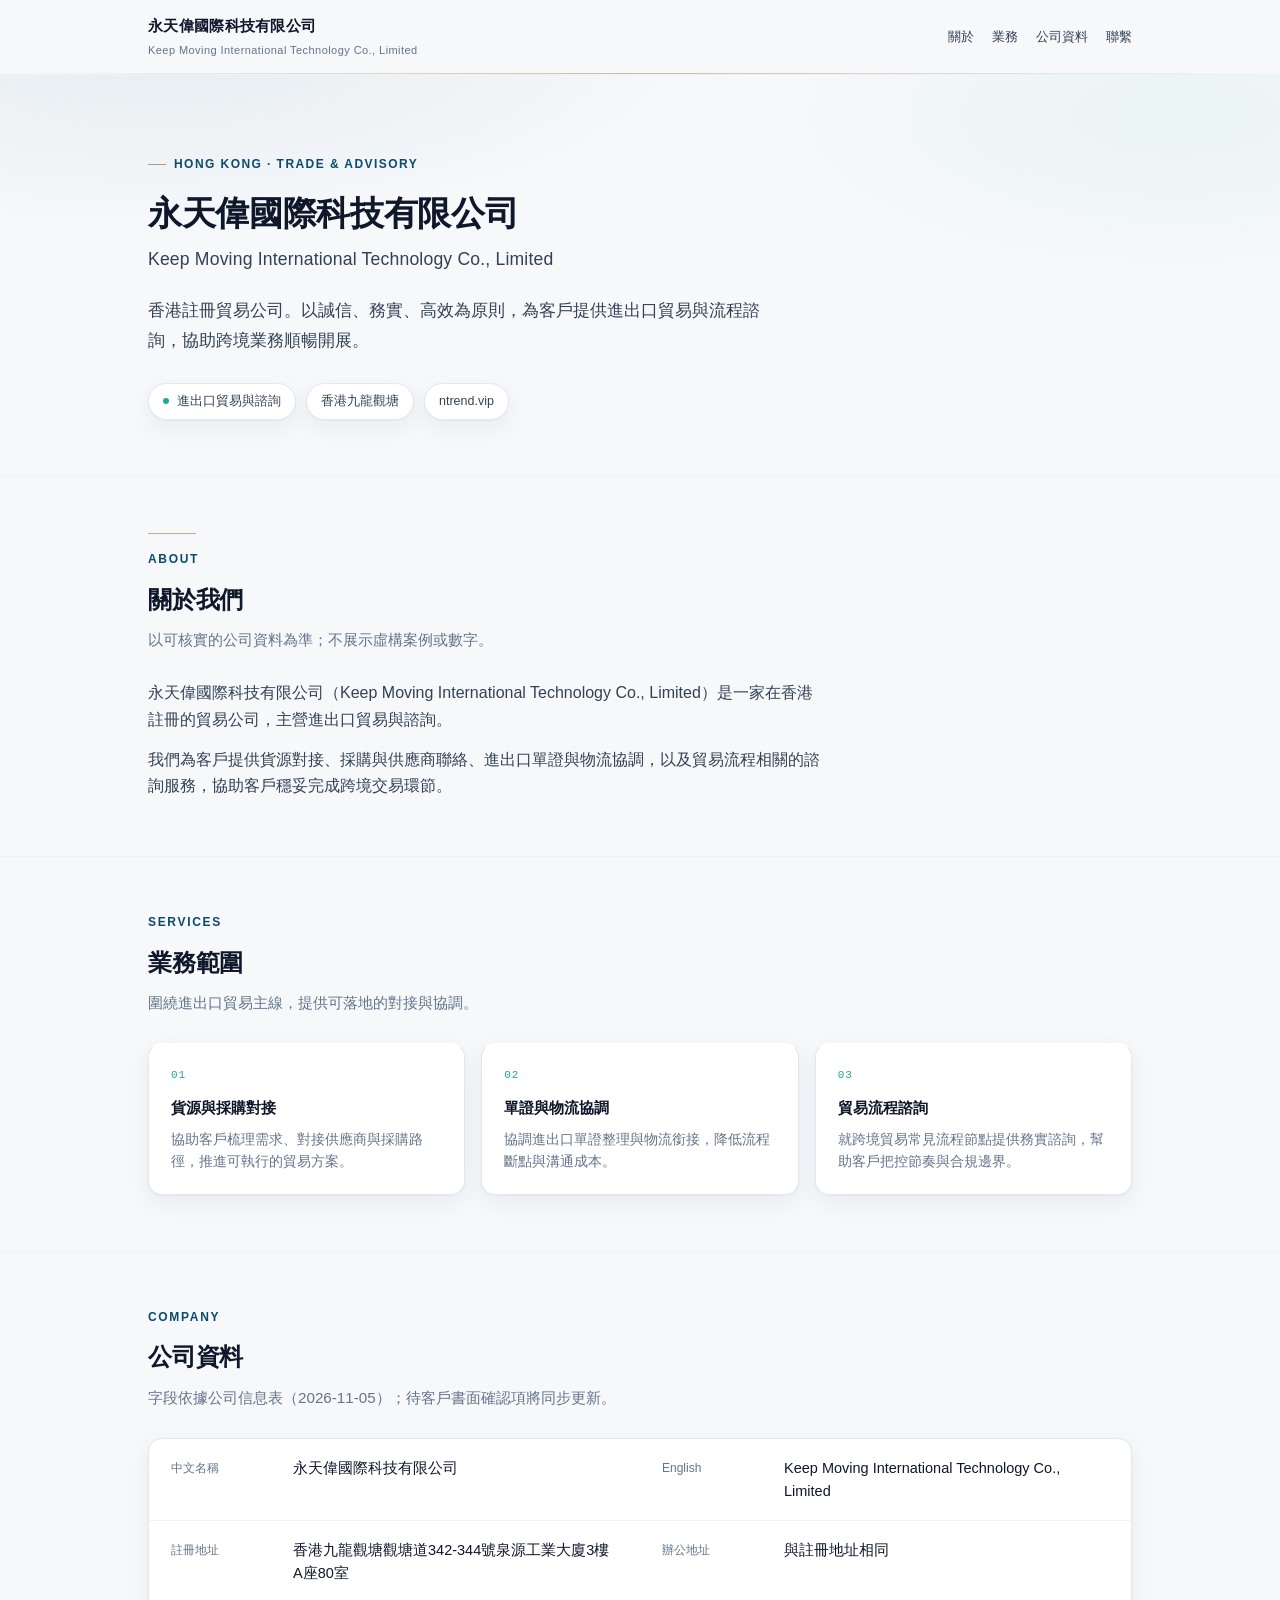
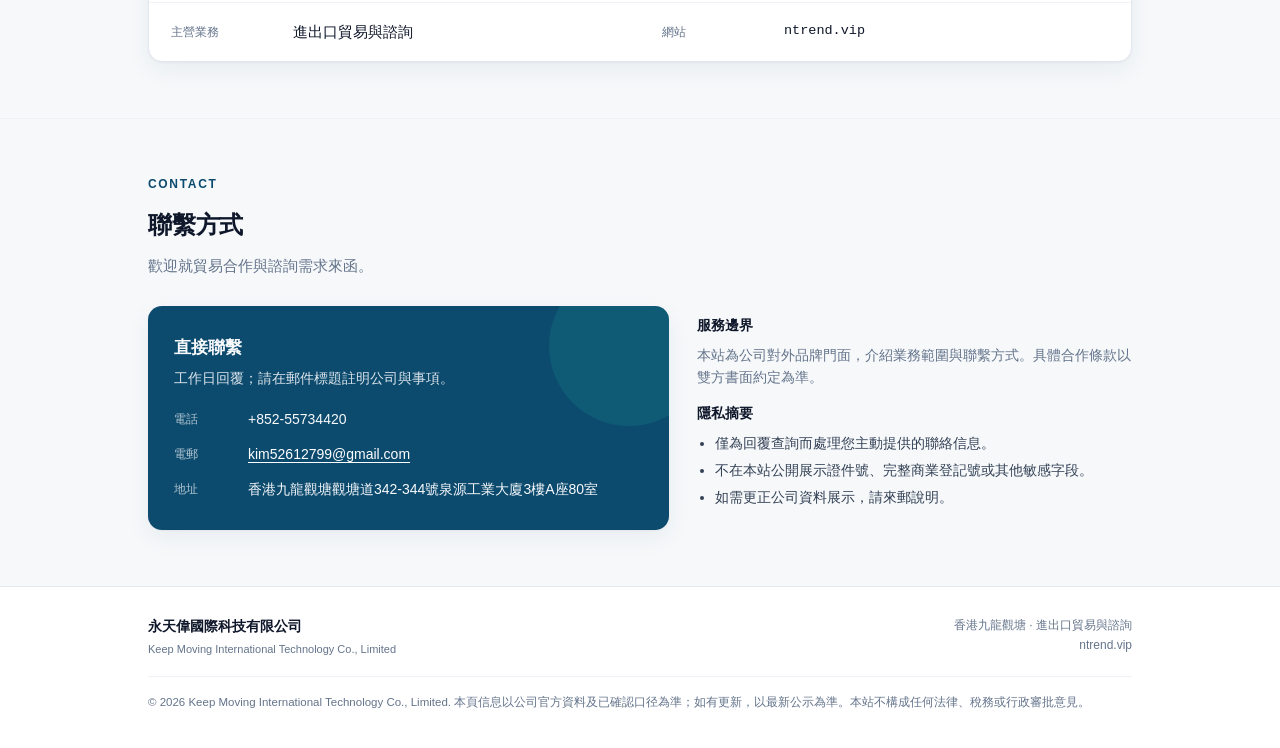
<file: index.html>
<!DOCTYPE html>
<html lang="zh-Hant" data-skin="light">
<head>
<meta charset="utf-8"/>
<meta name="viewport" content="width=device-width, initial-scale=1"/>
<meta name="description" content="永天偉國際科技有限公司｜Keep Moving International Technology Co., Limited — 香港註冊，進出口貿易與諮詢。"/>
<title>永天偉國際科技有限公司｜Keep Moving International Technology Co., Limited</title>
<link rel="stylesheet" href="assets/tokens.css"/>
<style>
  *{box-sizing:border-box}
  html{scroll-behavior:auto}
  body{
    margin:0;color:var(--ink);background:var(--bg);
    font-family:var(--font);line-height:1.65;
    font-size:16px;-webkit-font-smoothing:antialiased;
  }
  a{color:var(--brand-mid);text-decoration:none}
  a:hover{color:var(--brand);text-decoration:underline}
  .wrap{max-width:1040px;margin:0 auto;padding:0 28px}
  @media (max-width:480px){.wrap{padding:0 18px}}

  /* —— Top nav —— */
  .nav{
    position:sticky;top:0;z-index:10;
    background:rgba(246,248,250,0.92);
    backdrop-filter:blur(12px);-webkit-backdrop-filter:blur(12px);
    border-bottom:1px solid var(--line-soft);
  }
  .nav-inner{
    display:flex;align-items:center;justify-content:space-between;
    gap:16px;padding:14px 0;flex-wrap:wrap;
  }
  .nav-brand{display:flex;flex-direction:column;gap:2px;min-width:0}
  .nav-brand .zh{font-size:15px;font-weight:650;color:var(--ink);letter-spacing:0.02em}
  .nav-brand .en{font-size:11px;color:var(--muted);letter-spacing:0.04em;white-space:nowrap;overflow:hidden;text-overflow:ellipsis;max-width:min(520px,70vw)}
  .nav-links{display:flex;gap:4px 18px;flex-wrap:wrap;font-size:13px}
  .nav-links a{color:var(--ink-soft);text-decoration:none}
  .nav-links a:hover{color:var(--brand)}
  .nav-accent{
    width:100%;height:var(--gold-weight);
    background:linear-gradient(90deg, transparent, var(--gold-line), transparent);
  }

  /* —— Hero —— */
  .hero{
    padding:72px 0 56px;
    border-bottom:1px solid var(--line-soft);
    background:
      radial-gradient(900px 320px at 12% -10%, rgba(12,74,110,0.07), transparent 60%),
      radial-gradient(700px 280px at 92% 10%, rgba(31,168,154,0.06), transparent 55%),
      var(--bg);
  }
  .hero-kicker{
    display:inline-flex;align-items:center;gap:8px;
    font-size:12px;letter-spacing:0.12em;text-transform:uppercase;
    color:var(--brand);font-weight:600;margin:0 0 18px;
  }
  .hero-kicker::before{
    content:"";width:18px;height:1px;background:var(--gold);opacity:.85;
  }
  .hero h1{
    margin:0 0 10px;font-size:clamp(1.55rem, 2.8vw, 2.15rem);
    font-weight:700;letter-spacing:-0.01em;line-height:1.25;color:var(--ink);
  }
  .hero .en-name{
    margin:0 0 22px;font-size:clamp(0.95rem, 1.6vw, 1.1rem);
    color:var(--ink-soft);font-weight:500;letter-spacing:0.01em;
  }
  .hero-lead{
    margin:0;max-width:640px;font-size:1.05rem;color:var(--ink-soft);line-height:1.75;
  }
  .hero-meta{
    margin-top:28px;display:flex;flex-wrap:wrap;gap:10px;
  }
  .chip{
    display:inline-flex;align-items:center;gap:8px;
    padding:7px 14px;border-radius:999px;font-size:12.5px;
    background:var(--surface);border:1px solid var(--line);color:var(--ink-soft);
    box-shadow:var(--shadow-soft);
  }
  .chip .dot{width:6px;height:6px;border-radius:50%;background:var(--accent)}

  /* —— Sections —— */
  section.block{padding:56px 0}
  section.block + section.block{border-top:1px solid var(--line-soft)}
  .sec-label{
    font-size:12px;letter-spacing:0.14em;text-transform:uppercase;
    color:var(--brand);font-weight:600;margin:0 0 10px;
  }
  .sec-title{
    margin:0 0 8px;font-size:clamp(1.25rem, 2vw, 1.5rem);
    font-weight:650;color:var(--ink);letter-spacing:-0.01em;
  }
  .sec-lead{margin:0 0 28px;max-width:620px;color:var(--muted);font-size:0.95rem}

  .prose{max-width:680px;color:var(--ink-soft);font-size:1rem}
  .prose p{margin:0 0 14px}
  .prose p:last-child{margin-bottom:0}

  /* Service cards */
  .svc-grid{
    display:grid;grid-template-columns:repeat(3,1fr);gap:16px;
  }
  @media (max-width:820px){.svc-grid{grid-template-columns:1fr}}
  .svc{
    background:var(--surface);border:1px solid var(--line);
    border-radius:var(--radius);padding:22px 22px 20px;
    box-shadow:var(--shadow-soft);
    border-top:var(--gold-weight) solid transparent;
  }
  .svc:hover{border-top-color:var(--gold-line)}
  .svc h3{margin:0 0 8px;font-size:15px;font-weight:650;color:var(--ink)}
  .svc p{margin:0;font-size:13.5px;color:var(--muted);line-height:1.65}
  .svc .num{
    font-family:var(--mono);font-size:11px;color:var(--accent);
    letter-spacing:0.08em;margin-bottom:12px;
  }

  /* Facts */
  .facts{
    display:grid;grid-template-columns:1fr 1fr;gap:0;
    background:var(--surface);border:1px solid var(--line);
    border-radius:var(--radius);overflow:hidden;box-shadow:var(--shadow-soft);
  }
  @media (max-width:720px){.facts{grid-template-columns:1fr}}
  .fact{
    padding:18px 22px;border-bottom:1px solid var(--line-soft);
    display:grid;grid-template-columns:110px 1fr;gap:12px;align-items:start;
  }
  .facts .fact:nth-last-child(-n+2){border-bottom:none}
  @media (max-width:720px){
    .facts .fact{border-bottom:1px solid var(--line-soft)}
    .facts .fact:last-child{border-bottom:none}
  }
  .fact .k{font-size:12px;color:var(--muted);padding-top:2px}
  .fact .v{font-size:14.5px;color:var(--ink);font-weight:500;line-height:1.55;word-break:break-word}
  .fact .v.tabular{font-variant-numeric:tabular-nums;font-family:var(--mono);font-size:13.5px;font-weight:500}

  /* Contact band */
  .contact-band{
    display:grid;grid-template-columns:1.2fr 1fr;gap:28px;align-items:start;
  }
  @media (max-width:820px){.contact-band{grid-template-columns:1fr}}
  .contact-card{
    background:var(--brand);color:#F8FAFC;
    border-radius:var(--radius);padding:28px 26px;
    box-shadow:var(--shadow-soft);
    position:relative;overflow:hidden;
  }
  .contact-card::after{
    content:"";position:absolute;right:-40px;top:-40px;width:160px;height:160px;
    border-radius:50%;background:rgba(31,168,154,0.18);pointer-events:none;
  }
  .contact-card h3{margin:0 0 6px;font-size:17px;font-weight:650;position:relative}
  .contact-card p{margin:0 0 18px;font-size:13.5px;opacity:.88;position:relative}
  .contact-rows{position:relative;display:grid;gap:12px}
  .contact-row{display:grid;grid-template-columns:64px 1fr;gap:10px;font-size:14px}
  .contact-row .k{opacity:.7;font-size:12px;padding-top:2px}
  .contact-row a{color:#fff;text-decoration:underline;text-underline-offset:3px}
  .side-note{
    padding:8px 0;
  }
  .side-note h4{margin:0 0 8px;font-size:14px;font-weight:650;color:var(--ink)}
  .side-note p{margin:0 0 12px;font-size:13.5px;color:var(--muted);line-height:1.65}
  .side-note ul{margin:0;padding-left:18px;color:var(--ink-soft);font-size:13.5px;line-height:1.7}
  .side-note li{margin-bottom:4px}

  /* Footer */
  footer.site-foot{
    border-top:1px solid var(--line);
    padding:28px 0 36px;background:var(--surface);
  }
  .foot-grid{
    display:flex;justify-content:space-between;gap:20px;flex-wrap:wrap;
    align-items:flex-start;
  }
  .foot-brand .zh{font-size:14px;font-weight:650;color:var(--ink)}
  .foot-brand .en{font-size:11px;color:var(--muted);margin-top:2px}
  .foot-meta{font-size:12px;color:var(--muted);line-height:1.7;max-width:480px;text-align:right}
  @media (max-width:720px){.foot-meta{text-align:left}}
  .foot-line{
    margin-top:18px;padding-top:16px;border-top:1px solid var(--line-soft);
    font-size:11.5px;color:var(--muted);line-height:1.65;
  }
  .gold-rule{
    height:var(--gold-weight);width:48px;background:var(--gold);opacity:.7;margin:0 0 16px;
  }
</style>
</head>
<body>
  <header class="nav">
    <div class="wrap">
      <div class="nav-inner">
        <div class="nav-brand">
          <span class="zh">永天偉國際科技有限公司</span>
          <span class="en">Keep Moving International Technology Co., Limited</span>
        </div>
        <nav class="nav-links" aria-label="頁內導航">
          <a href="#about">關於</a>
          <a href="#services">業務</a>
          <a href="#company">公司資料</a>
          <a href="#contact">聯繫</a>
        </nav>
      </div>
    </div>
    <div class="nav-accent" aria-hidden="true"></div>
  </header>

  <main>
    <section class="hero">
      <div class="wrap">
        <p class="hero-kicker">Hong Kong · Trade &amp; Advisory</p>
        <h1>永天偉國際科技有限公司</h1>
        <p class="en-name">Keep Moving International Technology Co., Limited</p>
        <p class="hero-lead">香港註冊貿易公司。以誠信、務實、高效為原則，為客戶提供進出口貿易與流程諮詢，協助跨境業務順暢開展。</p>
        <div class="hero-meta">
          <span class="chip"><span class="dot" aria-hidden="true"></span>進出口貿易與諮詢</span>
          <span class="chip">香港九龍觀塘</span>
          <span class="chip">ntrend.vip</span>
        </div>
      </div>
    </section>

    <section class="block" id="about">
      <div class="wrap">
        <div class="gold-rule" aria-hidden="true"></div>
        <p class="sec-label">About</p>
        <h2 class="sec-title">關於我們</h2>
        <p class="sec-lead">以可核實的公司資料為準；不展示虛構案例或數字。</p>
        <div class="prose">
          <p>永天偉國際科技有限公司（Keep Moving International Technology Co., Limited）是一家在香港註冊的貿易公司，主營進出口貿易與諮詢。</p>
          <p>我們為客戶提供貨源對接、採購與供應商聯絡、進出口單證與物流協調，以及貿易流程相關的諮詢服務，協助客戶穩妥完成跨境交易環節。</p>
        </div>
      </div>
    </section>

    <section class="block" id="services">
      <div class="wrap">
        <p class="sec-label">Services</p>
        <h2 class="sec-title">業務範圍</h2>
        <p class="sec-lead">圍繞進出口貿易主線，提供可落地的對接與協調。</p>
        <div class="svc-grid">
          <article class="svc">
            <div class="num">01</div>
            <h3>貨源與採購對接</h3>
            <p>協助客戶梳理需求、對接供應商與採購路徑，推進可執行的貿易方案。</p>
          </article>
          <article class="svc">
            <div class="num">02</div>
            <h3>單證與物流協調</h3>
            <p>協調進出口單證整理與物流銜接，降低流程斷點與溝通成本。</p>
          </article>
          <article class="svc">
            <div class="num">03</div>
            <h3>貿易流程諮詢</h3>
            <p>就跨境貿易常見流程節點提供務實諮詢，幫助客戶把控節奏與合規邊界。</p>
          </article>
        </div>
      </div>
    </section>

    <section class="block" id="company">
      <div class="wrap">
        <p class="sec-label">Company</p>
        <h2 class="sec-title">公司資料</h2>
        <p class="sec-lead">字段依據公司信息表（2026-11-05）；待客戶書面確認項將同步更新。</p>
        <div class="facts">
          <div class="fact">
            <div class="k">中文名稱</div>
            <div class="v">永天偉國際科技有限公司</div>
          </div>
          <div class="fact">
            <div class="k">English</div>
            <div class="v">Keep Moving International Technology Co., Limited</div>
          </div>
          <div class="fact">
            <div class="k">註冊地址</div>
            <div class="v">香港九龍觀塘觀塘道342-344號泉源工業大廈3樓A座80室</div>
          </div>
          <div class="fact">
            <div class="k">辦公地址</div>
            <div class="v">與註冊地址相同</div>
          </div>
          <div class="fact">
            <div class="k">主營業務</div>
            <div class="v">進出口貿易與諮詢</div>
          </div>
          <div class="fact">
            <div class="k">網站</div>
            <div class="v tabular">ntrend.vip</div>
          </div>
        </div>
      </div>
    </section>

    <section class="block" id="contact">
      <div class="wrap">
        <p class="sec-label">Contact</p>
        <h2 class="sec-title">聯繫方式</h2>
        <p class="sec-lead">歡迎就貿易合作與諮詢需求來函。</p>
        <div class="contact-band">
          <div class="contact-card">
            <h3>直接聯繫</h3>
            <p>工作日回覆；請在郵件標題註明公司與事項。</p>
            <div class="contact-rows">
              <div class="contact-row">
                <span class="k">電話</span>
                <span class="tabular">+852-55734420</span>
              </div>
              <div class="contact-row">
                <span class="k">電郵</span>
                <a href="mailto:kim52612799@gmail.com">kim52612799@gmail.com</a>
              </div>
              <div class="contact-row">
                <span class="k">地址</span>
                <span>香港九龍觀塘觀塘道342-344號泉源工業大廈3樓A座80室</span>
              </div>
            </div>
          </div>
          <div class="side-note">
            <h4>服務邊界</h4>
            <p>本站為公司對外品牌門面，介紹業務範圍與聯繫方式。具體合作條款以雙方書面約定為準。</p>
            <h4>隱私摘要</h4>
            <ul>
              <li>僅為回覆查詢而處理您主動提供的聯絡信息。</li>
              <li>不在本站公開展示證件號、完整商業登記號或其他敏感字段。</li>
              <li>如需更正公司資料展示，請來郵說明。</li>
            </ul>
          </div>
        </div>
      </div>
    </section>
  </main>

  <footer class="site-foot">
    <div class="wrap">
      <div class="foot-grid">
        <div class="foot-brand">
          <div class="zh">永天偉國際科技有限公司</div>
          <div class="en">Keep Moving International Technology Co., Limited</div>
        </div>
        <div class="foot-meta">
          香港九龍觀塘 · 進出口貿易與諮詢<br/>
          ntrend.vip
        </div>
      </div>
      <div class="foot-line">
        © 2026 Keep Moving International Technology Co., Limited. 本頁信息以公司官方資料及已確認口径為準；如有更新，以最新公示為準。本站不構成任何法律、稅務或行政審批意見。
      </div>
    </div>
  </footer>
</body>
</html>
</file>
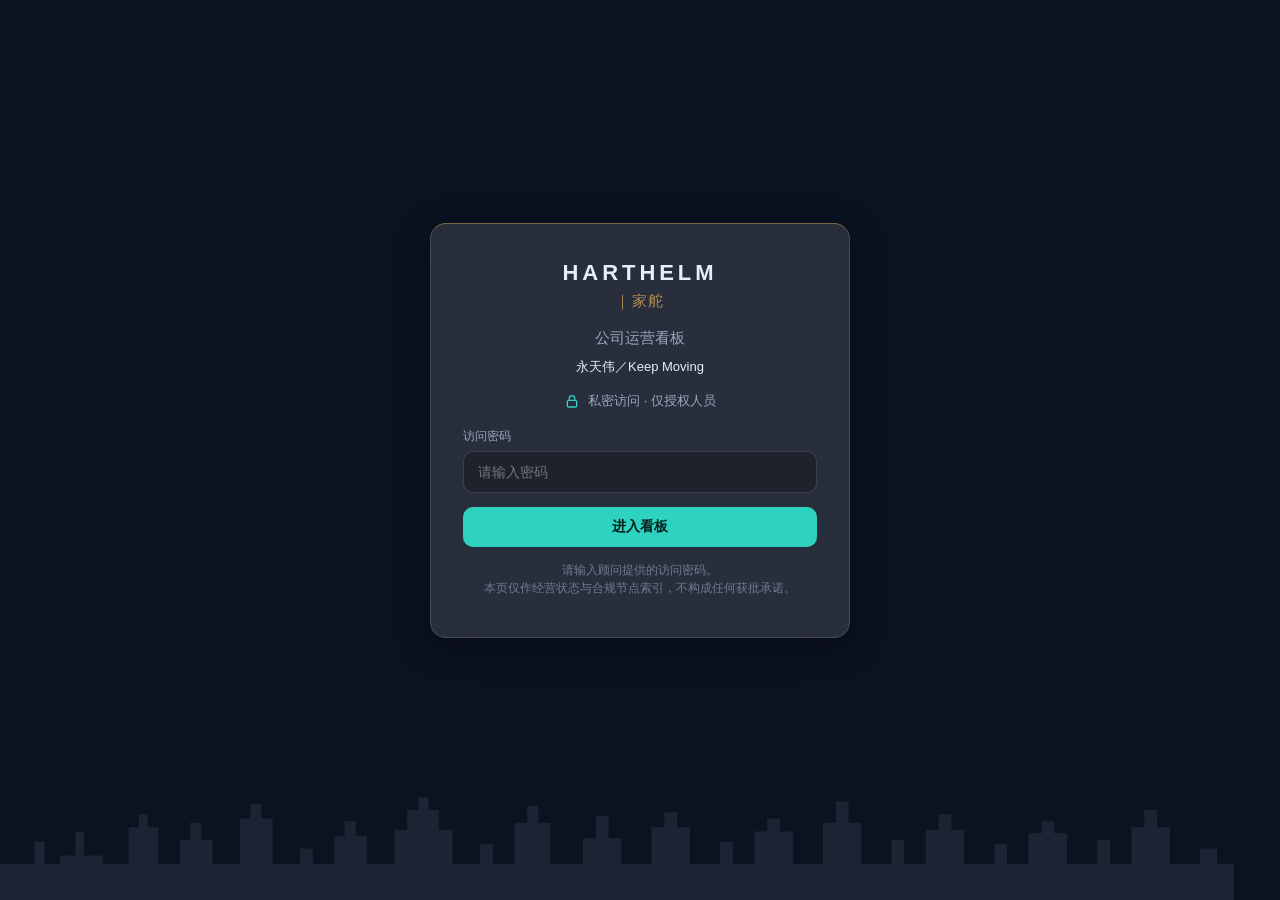
<file: ops/index.html>
<!DOCTYPE html>
<html lang="zh-Hans">
<head>
<meta charset="utf-8"/>
<meta name="viewport" content="width=device-width, initial-scale=1"/>
<!--
  HARTHELM｜家舵 · Quiet Harbor N2 · 永天伟／Keep Moving · 公司运营看板
  路径 /ops/ · 一客一板 · 客户自有主色（Keep Moving）
  红线：不接真后台；空夹显示待索引／暂无；无证件号／完整薪金／BR完整号；不承诺获批。
-->
<title>HARTHELM｜家舵 · 永天伟／Keep Moving · 公司运营看板</title>
<link rel="stylesheet" href="../assets/tokens.css"/>
<style>
:root{
  /* Keep Moving brand family — aligned with ../assets/tokens.css */
  --brand:#0C4A6E;
  --bg:#0B1220;
  --bg-elev:#111A2B;
  --glass:rgba(255,255,255,0.09);
  --glass-strong:rgba(255,255,255,0.12);
  --border:rgba(255,255,255,0.14);
  --border-soft:rgba(255,255,255,0.08);
  --text:#E8EEF7;
  --muted:#9AA8BD;
  --muted2:#6E7C91;
  --accent:#2ED3C0;
  --accent-dim:rgba(46,211,192,0.22);
  --gold:#B08D57;
  --gold-line:rgba(176,141,87,0.62);
  --status-need:#E5A84B;
  --status-wait:#8B95A7;
  --status-review:#5B9BD5;
  --status-ok:#3CB371;
  --status-na:#6E7C91;
  --radius:14px;
  --shadow:0 8px 32px rgba(0,0,0,0.35);
  --font:"PingFang SC","Noto Sans SC","Microsoft YaHei",-apple-system,BlinkMacSystemFont,sans-serif;
  --mono:ui-monospace,"SF Mono","IBM Plex Mono","Menlo",Consolas,monospace;
  --skyline-opacity:0.11;
  --gold-weight:1px;
}
*{box-sizing:border-box}
html,body{margin:0;min-height:100%;background:var(--bg);color:var(--text);font-family:var(--font)}
body{position:relative;overflow-x:hidden}
button,input{font-family:inherit}
.skyline{position:fixed;left:0;right:0;bottom:0;height:120px;pointer-events:none;z-index:0;opacity:var(--skyline-opacity);color:#9FB4D0}
.skyline svg{width:100%;height:100%;display:block}
.app{position:relative;z-index:1;min-height:100vh}
.wrap{max-width:1100px;margin:0 auto;padding:0 28px 48px}
.login-view{min-height:calc(100vh - 40px);display:flex;align-items:center;justify-content:center;padding:40px 20px}
.login-card{
  width:min(420px,100%);background:var(--glass-strong);border:1px solid var(--border);
  border-radius:16px;padding:36px 32px 28px;box-shadow:var(--shadow);
  backdrop-filter:blur(18px);-webkit-backdrop-filter:blur(18px);
  border-top:1px solid var(--gold-line);
}
.brand-lockup{text-align:center;margin-bottom:18px}
.brand-en{font-size:22px;letter-spacing:0.18em;font-weight:600}
.brand-zh{color:var(--gold);font-size:15px;letter-spacing:0.12em;margin-top:6px}
.login-title{text-align:center;font-size:15px;color:var(--muted);margin:0 0 10px}
.co-line{text-align:center;font-size:13px;color:var(--text);margin:0 0 16px}
.lock-note{display:flex;align-items:center;justify-content:center;gap:8px;font-size:13px;color:var(--muted);margin-bottom:18px}
.lock-note .ico{width:16px;height:16px;color:var(--accent)}
.field{margin-bottom:14px}
.field label{display:block;font-size:12px;color:var(--muted);margin-bottom:6px}
.field input{
  width:100%;padding:12px 14px;border-radius:10px;border:1px solid var(--border);
  background:rgba(0,0,0,0.25);color:var(--text);outline:none;font-size:14px;
}
.field input:focus{border-color:var(--accent);box-shadow:0 0 0 3px var(--accent-dim)}
.btn{display:inline-flex;align-items:center;justify-content:center;gap:8px;border:none;cursor:pointer;border-radius:10px;padding:11px 16px;font-size:14px}
.btn-primary{width:100%;background:var(--accent);color:#06201C;font-weight:600}
.btn-primary:hover{filter:brightness(1.06)}
.btn-demo{margin-top:10px;width:100%;background:transparent;color:var(--muted);border:1px dashed var(--border);font-size:12px}
.btn-ghost{background:transparent;color:var(--muted);border:1px solid var(--border-soft);padding:6px 10px;font-size:12px;border-radius:8px}
.btn-ghost:hover{color:var(--text);border-color:var(--border)}
.login-hint{margin-top:14px;font-size:12px;color:var(--muted2);text-align:center;line-height:1.5}
.badge-proto{display:inline-block;margin-top:16px;padding:3px 8px;border-radius:999px;border:1px solid var(--border);color:var(--muted2);font-size:11px}
.glass{
  background:var(--glass);border:1px solid var(--border);border-radius:var(--radius);
  backdrop-filter:blur(14px);-webkit-backdrop-filter:blur(14px);
  box-shadow:0 1px 0 rgba(255,255,255,0.04) inset;
}
.topbar{
  display:flex;align-items:center;justify-content:space-between;gap:16px;
  padding:16px 0 14px;border-bottom:1px solid var(--border-soft);margin-bottom:20px;flex-wrap:wrap;
}
.top-left{display:flex;align-items:center;gap:14px;flex-wrap:wrap}
.brand-sm .en{font-size:16px;letter-spacing:0.14em;font-weight:600}
.brand-sm .zh{color:var(--gold);margin-left:6px;font-size:13px;letter-spacing:0.08em}
.pill{
  display:inline-flex;align-items:center;gap:6px;font-size:12px;color:var(--muted);
  padding:4px 10px;border-radius:999px;border:1px solid var(--border-soft);background:rgba(255,255,255,0.03);
}
.pill .dot{width:6px;height:6px;border-radius:50%;background:var(--accent)}
.pill.gold{border-color:var(--gold-line);color:var(--gold)}
.top-right{display:flex;align-items:center;gap:10px;flex-wrap:wrap}
.domain{
  font-family:var(--mono);font-size:11px;color:var(--muted);
  padding:4px 8px;border-radius:6px;background:rgba(0,0,0,0.25);border:1px solid var(--border-soft);
}
.domain em{font-style:normal;color:var(--status-need);margin-left:6px;font-family:var(--font);font-size:11px}
.hero{
  padding:20px 18px;margin-bottom:18px;
  display:grid;grid-template-columns:1.4fr 1fr;gap:16px;
}
@media (max-width:800px){.hero{grid-template-columns:1fr}}
.hero h1{margin:0 0 8px;font-size:20px;font-weight:600}
.hero .sub{font-size:13px;color:var(--muted);line-height:1.6;margin:0}
.meta-grid{display:grid;gap:8px}
.meta-item{
  display:flex;justify-content:space-between;gap:10px;font-size:12px;
  padding:8px 10px;border-radius:8px;background:rgba(0,0,0,0.22);border:1px solid var(--border-soft);
}
.meta-item span{color:var(--muted2)}
.meta-item b{color:var(--text);font-weight:500;text-align:right}
.grid3{display:grid;grid-template-columns:1fr 1fr 1fr;gap:16px;margin-bottom:18px}
@media (max-width:980px){.grid3{grid-template-columns:1fr}}
.card{padding:18px;min-height:220px}
.card h2{margin:0 0 4px;font-size:14px;font-weight:500}
.card .kicker{font-size:11px;color:var(--muted2);margin-bottom:14px}
.stat-list{list-style:none;margin:0;padding:0}
.stat-list li{
  display:flex;align-items:flex-start;justify-content:space-between;gap:12px;
  padding:9px 0;border-bottom:1px solid var(--border-soft);font-size:13px;
}
.stat-list li:last-child{border-bottom:none}
.stat-left{display:flex;gap:10px;align-items:flex-start;min-width:0}
.dot{width:8px;height:8px;border-radius:50%;margin-top:5px;flex-shrink:0}
.dot.need{background:var(--status-need)}
.dot.wait{background:var(--status-wait)}
.dot.ok{background:var(--status-ok)}
.dot.na{background:transparent;border:1.5px dashed var(--status-na)}
.lbl{font-size:12px;white-space:nowrap}
.lbl.need{color:var(--status-need)}
.lbl.wait{color:var(--status-wait)}
.lbl.ok{color:var(--status-ok)}
.lbl.na{color:var(--status-na)}
.cal{list-style:none;margin:0;padding:0}
.cal li{
  display:grid;grid-template-columns:88px 1fr;gap:10px;padding:9px 0;
  border-bottom:1px solid var(--border-soft);font-size:13px;
}
.cal li:last-child{border-bottom:none}
.cal .when{font-family:var(--mono);font-size:12px;color:var(--accent)}
.cal .what{color:var(--text)}
.cal .meta{font-size:12px;color:var(--muted2);margin-top:2px}
.trace-empty{
  margin-top:8px;padding:16px;border:1px dashed var(--border);border-radius:10px;
  text-align:center;color:var(--muted);font-size:13px;line-height:1.6;
}
.note-bar{
  margin-bottom:18px;padding:14px 16px;font-size:12px;color:var(--muted);line-height:1.6;
}
.note-bar strong{color:var(--status-need);font-weight:500}
.footer{text-align:center;padding:20px 12px 8px;border-top:1px solid var(--border-soft)}
.slogan{letter-spacing:0.28em;font-size:12px;color:var(--muted);margin-bottom:8px}
.disclaimer{font-size:11px;color:var(--muted2);line-height:1.6;max-width:760px;margin:0 auto}
.hidden{display:none !important}


</style>
</head>
<body data-skin="dark">
<svg class="skyline" viewBox="0 0 1440 140" preserveAspectRatio="none" aria-hidden="true">
  <path fill="currentColor" d="M0 140 V98 H40 V72 H52 V98 H70 V88 H88 V60 H98 V88 H120 V98 H150
    V55 H162 V40 H172 V55 H185 V98 H210 V70 H222 V50 H235 V70 H248 V98 H280
    V45 H292 V28 H305 V45 H318 V98 H350 V80 H365 V98 H390 V65 H402 V48 H415 V65 H428 V98
    H460 V58 H475 V35 H488 V20 H500 V35 H512 V58 H528 V98 H560 V75 H575 V98 H600
    V50 H615 V30 H628 V50 H642 V98 H680 V68 H695 V42 H710 V68 H725 V98 H760
    V55 H775 V38 H790 V55 H805 V98 H840 V72 H855 V98 H880 V60 H895 V45 H910 V60 H925 V98
    H960 V50 H975 V25 H990 V50 H1005 V98 H1040 V70 H1055 V98 H1080 V58 H1095 V40 H1110 V58 H1125 V98
    H1160 V75 H1175 V98 H1200 V62 H1215 V48 H1230 V62 H1245 V98 H1280 V70 H1295 V98
    H1320 V55 H1335 V35 H1350 V55 H1365 V98 H1400 V80 H1420 V98 H1440 V140 Z"/>
</svg>

<div class="app" id="app">
  <section class="login-view" id="loginView">
    <div class="login-card">
      <div class="brand-lockup">
        <div class="brand-en">HARTHELM</div>
        <div class="brand-zh">｜家舵</div>
      </div>
      <p class="login-title">公司运营看板</p>
      <p class="co-line">永天伟／Keep Moving</p>
      <div class="lock-note">
        <svg class="ico" viewBox="0 0 24 24" fill="none" stroke="currentColor" stroke-width="2"><rect x="5" y="11" width="14" height="10" rx="2"/><path d="M8 11V8a4 4 0 0 1 8 0v3"/></svg>
        私密访问 · 仅授权人员
      </div>
      <div class="field">
        <label for="pwd">访问密码</label>
        <input id="pwd" type="password" placeholder="请输入密码" autocomplete="off"/>
      </div>
      <p id="loginErr" style="display:none;color:#b91c1c;font-size:13px;text-align:center;margin:8px 0 0"></p>
      <button class="btn btn-primary" id="loginBtn" type="button">进入看板</button>
      <p class="login-hint">请输入顾问提供的访问密码。<br/>本页仅作经营状态与合规节点索引，不构成任何获批承诺。</p>
    </div>
  </section>

  <section class="hidden" id="dashView">
    <div class="wrap">
      <header class="topbar">
        <div class="top-left">
          <div class="brand-sm"><span class="en">HARTHELM</span><span class="zh">｜家舵</span></div>
          <span class="pill"><span class="dot"></span>密码保护 · 仅授权</span>
          <span class="pill gold">永天伟／Keep Moving</span>
        </div>
        <div class="top-right">
          <span class="domain">ntrend.vip/ops/</span>
          <button class="btn btn-ghost" id="logoutBtn" type="button">退出</button>
        </div>
      </header>

      <section class="glass hero">
        <div>
          <h1>永天伟国际科技有限公司</h1>
          <p class="sub">Keep Moving International Technology Co., Limited<br/>
          代号 A-C-99 · 主申请人高才通 B · 自雇运营中 → 二续资料收集（窗口前）<br/>
          二续届满 <b style="color:var(--text)">2028-09-15</b> · 建议窗口约 <b style="color:var(--text)">2028-06-15</b><br/>
          家庭随行：妻子·女儿（同批办理；证件／姓名明文不上本板）</p>
        </div>
        <div class="meta-grid">
          <div class="meta-item"><span>公司代号</span><b>A-C-99-C1</b></div>
          <div class="meta-item"><span>有自雇</span><b>是 · 本人持股</b></div>
          <div class="meta-item"><span>绑定域</span><b>ntrend.vip</b></div>
          <div class="meta-item"><span>本板路径</span><b>/ops/</b></div>
        </div>
      </section>

      <div class="glass note-bar">
        <strong>说明：</strong>本页只读索引经营状态与合规节点。空项显示「待索引／暂无」，不造假「已完成」。板面不含证件号／护照号／完整薪金／BR 完整号；不构成获批承诺。
      </div>

      <div class="grid3">
        <section class="glass card">
          <h2>① 经营状态</h2>
          <div class="kicker">来自公司画像 · 2026-11-05 过看板校准</div>
          <ul class="stat-list">
            <li><div class="stat-left"><span class="dot wait"></span><span>银行开户状态</span></div><span class="lbl need">缺 · 03_银行月结空（补件）</span></li>
            <li><div class="stat-left"><span class="dot need"></span><span>MPF 状态</span></div><span class="lbl need">缺独立证明 · 近6月停待佐证（补件）</span></li>
            <li><div class="stat-left"><span class="dot wait"></span><span>雇员／雇工</span></div><span class="lbl ok">2026-04后无雇 · Kevin裁定：已离职仍股东（在职证明=旧件）</span></li>
            <li><div class="stat-left"><span class="dot ok"></span><span>业务一句话</span></div><span class="lbl ok">进出口贸易与咨询</span></li>
            <li><div class="stat-left"><span class="dot wait"></span><span>注册地</span></div><span class="lbl wait">待确认（默认假设香港主体）</span></li>
            <li><div class="stat-left"><span class="dot wait"></span><span>BR／CR 脱敏摘要</span></div><span class="lbl wait">待补 · 禁完整号</span></li>
            <li><div class="stat-left"><span class="dot need"></span><span>年审／财务审计</span></div><span class="lbl ok">年审2025有件 · 税审夹仍空（补件）</span></li>
          </ul>
        </section>

        <section class="glass card">
          <h2>② 合规节点日历索引</h2>
          <div class="kicker">节点索引 · 空＝待索引／暂无</div>
          <ul class="cal">
            <li>
              <div class="when">~2028-06-15</div>
              <div><div class="what">二续建议窗口开日</div><div class="meta">状态：未到 · 示意索引</div></div>
            </li>
            <li>
              <div class="when">2028-06-15～07-15</div>
              <div><div class="what">计划递交窗</div><div class="meta">Kevin 已答 · 齐套锚 2028-06-15</div></div>
            </li>
            <li>
              <div class="when">2028-09-15</div>
              <div><div class="what">签证届满日</div><div class="meta">锚点 · 非「已完成」</div></div>
            </li>
            <li>
              <div class="when">年更／周年</div>
              <div><div class="what">周年申报／BR 续期等</div><div class="meta">待开档后按真实节点回填 · 现暂无</div></div>
            </li>
          </ul>
        </section>

        <section class="glass card">
          <h2>③ 经营留痕索引</h2>
          <div class="kicker">只读 03_自雇基建／04_运营期</div>
          <div class="trace-empty">
            <div><b style="color:var(--text)">索引位已建 · 件待挂</b></div>
            <div style="margin-top:6px">本地 <code>03_/04_</code> 已铺二级位与 <code>_路径索引.md</code> 占位；正本件未挂。<br/>已知：1–6 月有经营、7–12 月无；近半年停摆。禁止造假留痕。</div>
          </div>
        </section>
      </div>

      <footer class="footer">
        <div class="slogan">稳舵远航 · 经营有据</div>
        <p class="disclaimer">本页仅作经营状态与合规节点索引，不构成任何获批承诺或结果保证。不连接生产账密。入境事务处最终审批结果以官方通知为准。HARTHELM｜家舵。案例口径：累计接触与服务个案 1000 余个（不以获批计）。</p>
      </footer>
    </div>
  </section>
</div>

<script>
(function(){
  const $ = (id)=>document.getElementById(id);
  function login(){
    $('loginView').classList.add('hidden');
    $('dashView').classList.remove('hidden');
  }
  function logout(){
    $('dashView').classList.add('hidden');
    $('loginView').classList.remove('hidden');
    $('pwd').value = '';
  }
  const PASS_HASH = '0a035b709f942cad695b11c9f54c7b0db552f27dbbf53d0af40e0cd9d4fe006b';
  async function sha256hex(s){
    const buf = await crypto.subtle.digest('SHA-256', new TextEncoder().encode(s));
    return Array.from(new Uint8Array(buf)).map(b=>b.toString(16).padStart(2,'0')).join('');
  }
  async function tryLogin(){
    const v = $('pwd').value.trim();
    if(!v){ $('pwd').focus(); return; }
    const h = await sha256hex(v);
    if(h !== PASS_HASH){
      const err = $('loginErr');
      if(err){ err.textContent = '密码不正确'; err.style.display='block'; }
      $('pwd').value=''; $('pwd').focus();
      return;
    }
    login();
  }

  $('loginBtn').addEventListener('click', ()=>{ tryLogin(); });
  $('pwd').addEventListener('keydown', e=>{ if(e.key==='Enter'){ tryLogin(); }});
  $('logoutBtn').addEventListener('click', logout);
})();
</script>
</body>
</html>
</file>
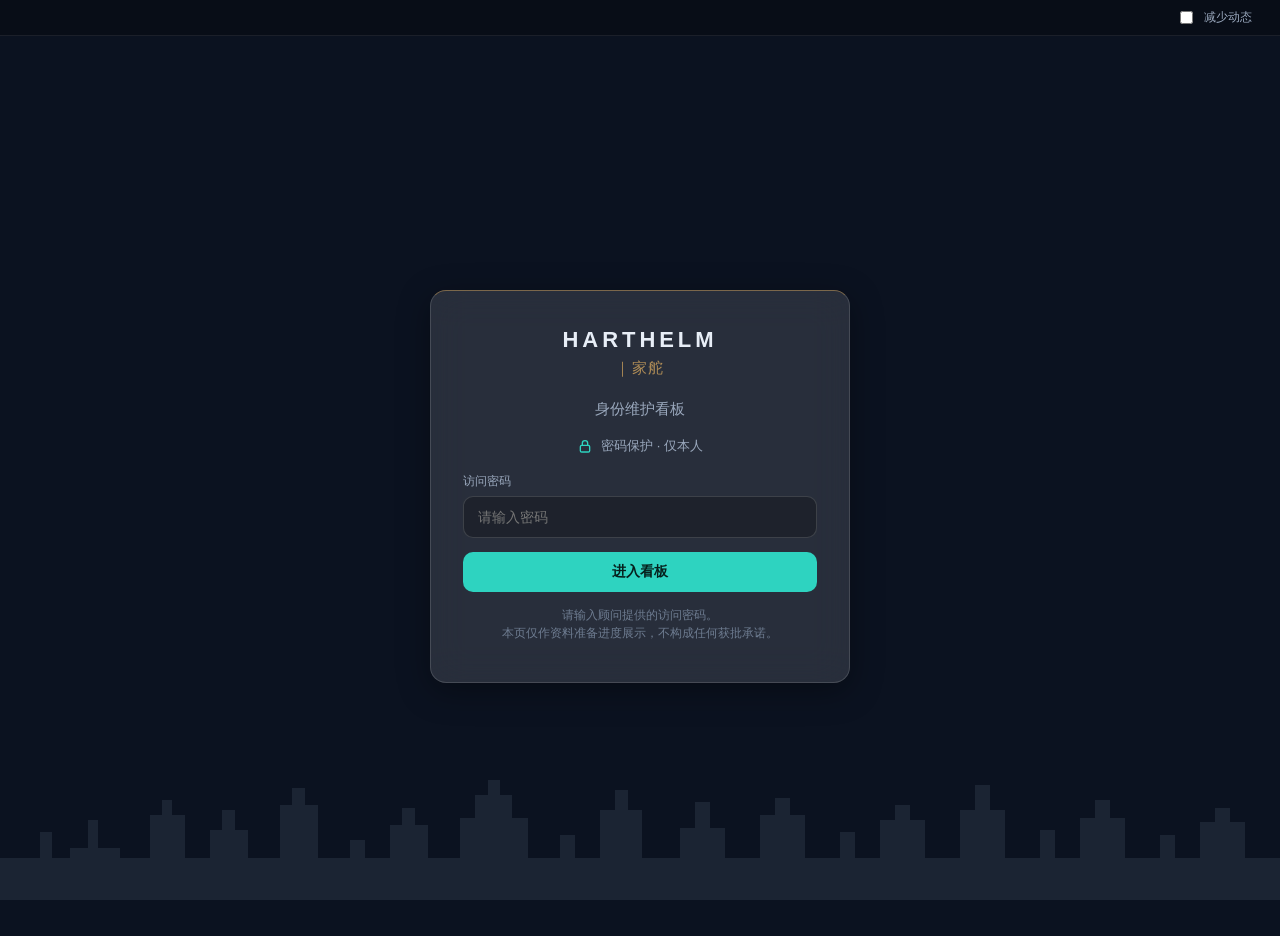
<file: status/index.html>
<!DOCTYPE html>
<html lang="zh-Hans">
<head>
<meta charset="utf-8"/>
<meta name="viewport" content="width=device-width, initial-scale=1"/>
<!--
  HARTHELM｜家舵 · Quiet Harbor · 永天伟／Keep Moving · 身份维护看板
  路径 /status/ · 一客一板 · 客户自有主色（Keep Moving）
  红线：无证件号/护照号/完整薪金/BR完整号；不露内部执行人员名；不承诺获批。
-->
<title>HARTHELM｜家舵 · 永天伟／Keep Moving · 身份维护看板</title>
<link rel="stylesheet" href="../assets/tokens.css"/>
<style>
:root{
  /* Keep Moving brand family — aligned with ../assets/tokens.css */
  --brand:#0C4A6E;
  --bg:#0B1220;
  --bg-elev:#111A2B;
  --glass:rgba(255,255,255,0.09);
  --glass-strong:rgba(255,255,255,0.12);
  --border:rgba(255,255,255,0.14);
  --border-soft:rgba(255,255,255,0.08);
  --text:#E8EEF7;
  --muted:#9AA8BD;
  --muted2:#6E7C91;
  --accent:#2ED3C0;
  --accent-dim:rgba(46,211,192,0.22);
  --gold:#B08D57;
  --gold-line:rgba(176,141,87,0.62);
  --status-need:#E5A84B;
  --status-wait:#8B95A7;
  --status-review:#5B9BD5;
  --status-ok:#3CB371;
  --status-na:#6E7C91;
  --radius:14px;
  --shadow:0 8px 32px rgba(0,0,0,0.35);
  --font:"PingFang SC","Noto Sans SC","Microsoft YaHei",-apple-system,BlinkMacSystemFont,sans-serif;
  --mono:ui-monospace,"SF Mono","IBM Plex Mono","Menlo",Consolas,monospace;
  --skyline-opacity:0.11;
  --gold-weight:1px;
  --accent-intensity:1.08;
}
[data-board="keepmoving"]{
  --accent:#2ED3C0;
  --accent-dim:rgba(46,211,192,0.22);
  --skyline-opacity:0.11;
  --gold-weight:1px;
  --gold-line:rgba(176,141,87,0.62);
  --accent-intensity:1.08;
}
/* family block */
.family-card{padding:16px 18px;margin-bottom:18px}
.family-card h3{margin:0 0 8px;font-size:14px;font-weight:500}
.family-row{display:flex;flex-wrap:wrap;gap:10px;align-items:center}
.family-chip{
  display:inline-flex;align-items:center;gap:6px;
  padding:6px 12px;border-radius:999px;font-size:13px;
  border:1px solid var(--border);background:rgba(255,255,255,0.04);color:var(--text);
}
.family-chip .dot{width:7px;height:7px;border-radius:50%;background:var(--accent)}
.family-note{font-size:12px;color:var(--muted2);margin-top:8px;line-height:1.55}
.company-sub{font-size:11px;color:var(--muted2);font-weight:400;margin-left:6px}
.date-big.pending{color:var(--status-need);font-size:30px}
*{box-sizing:border-box}
html,body{margin:0;min-height:100%;background:var(--bg);color:var(--text);font-family:var(--font)}
body{position:relative;overflow-x:hidden}
button,input{font-family:inherit}
.skyline{
  position:fixed;left:0;right:0;bottom:0;height:140px;pointer-events:none;z-index:0;
  opacity:var(--skyline-opacity);color:#9FB4D0;
}
.skyline svg{width:100%;height:100%;display:block}
.app{position:relative;z-index:1;min-height:100vh}
.wrap{max-width:1280px;margin:0 auto;padding:0 28px 48px}

/* —— Login —— */
.login-view{
  min-height:100vh;display:flex;align-items:center;justify-content:center;padding:40px 20px;
}
.login-card{
  width:min(420px,100%);
  background:var(--glass-strong);
  border:1px solid var(--border);
  border-radius:16px;
  padding:36px 32px 28px;
  box-shadow:var(--shadow);
  backdrop-filter:blur(18px);-webkit-backdrop-filter:blur(18px);
  border-top:var(--gold-weight) solid var(--gold-line);
}
@supports not ((backdrop-filter:blur(1px)) or (-webkit-backdrop-filter:blur(1px))){
  .login-card,.glass{background:rgba(17,26,43,0.92)}
}
.brand-lockup{text-align:center;margin-bottom:22px}
.brand-en{font-size:22px;letter-spacing:0.18em;font-weight:600}
.brand-zh{color:var(--gold);font-size:15px;letter-spacing:0.12em;margin-top:6px}
.login-title{text-align:center;font-size:15px;color:var(--muted);margin:0 0 18px}
.lock-note{
  display:flex;align-items:center;justify-content:center;gap:8px;
  font-size:13px;color:var(--muted);margin-bottom:18px;
}
.lock-note .ico{width:16px;height:16px;color:var(--accent)}
.field{margin-bottom:14px}
.field label{display:block;font-size:12px;color:var(--muted);margin-bottom:6px}
.field input{
  width:100%;padding:12px 14px;border-radius:10px;
  border:1px solid var(--border);background:rgba(0,0,0,0.25);color:var(--text);
  outline:none;font-size:14px;
}
.field input:focus{border-color:var(--accent);box-shadow:0 0 0 3px var(--accent-dim)}
.btn{
  display:inline-flex;align-items:center;justify-content:center;gap:8px;
  border:none;cursor:pointer;border-radius:10px;padding:11px 16px;font-size:14px;
  transition:background .2s, opacity .2s, transform .15s;
}
.btn:disabled{opacity:.5;cursor:not-allowed}
.btn-primary{width:100%;background:var(--accent);color:#06201C;font-weight:600}
.btn-primary:hover:not(:disabled){filter:brightness(1.06)}
.btn-ghost{
  background:transparent;color:var(--muted);border:1px solid var(--border-soft);
  padding:6px 10px;font-size:12px;border-radius:8px;
}
.btn-ghost:hover{color:var(--text);border-color:var(--border)}
.btn-demo{
  margin-top:10px;width:100%;background:transparent;color:var(--muted);
  border:1px dashed var(--border);font-size:12px;
}
.login-hint{margin-top:14px;font-size:12px;color:var(--muted2);text-align:center;line-height:1.5}
.badge-proto{
  display:inline-block;margin-top:16px;padding:3px 8px;border-radius:999px;
  border:1px solid var(--border);color:var(--muted2);font-size:11px;
}

/* —— Top bar —— */
.topbar{
  display:flex;align-items:center;justify-content:space-between;gap:16px;
  padding:16px 0 14px;border-bottom:1px solid var(--border-soft);margin-bottom:20px;
  flex-wrap:wrap;
}
.top-left{display:flex;align-items:center;gap:14px;flex-wrap:wrap}
.brand-sm .en{font-size:16px;letter-spacing:0.14em;font-weight:600}
.brand-sm .zh{color:var(--gold);margin-left:6px;font-size:13px;letter-spacing:0.08em}
.pill{
  display:inline-flex;align-items:center;gap:6px;
  font-size:12px;color:var(--muted);padding:4px 10px;border-radius:999px;
  border:1px solid var(--border-soft);background:rgba(255,255,255,0.03);
}
.pill .dot{width:6px;height:6px;border-radius:50%;background:var(--accent)}
.top-right{display:flex;align-items:center;gap:10px;flex-wrap:wrap}
.hello{font-size:14px;color:var(--text)}
.domain{
  font-family:var(--mono);font-size:11px;color:var(--muted);
  padding:4px 8px;border-radius:6px;background:rgba(0,0,0,0.25);border:1px solid var(--border-soft);
}
.domain em{font-style:normal;color:var(--status-need);margin-left:6px;font-family:var(--font);font-size:11px}
.select-board{
  background:rgba(0,0,0,0.28);color:var(--text);border:1px solid var(--border);
  border-radius:8px;padding:6px 10px;font-size:12px;outline:none;
}
.select-board:focus{border-color:var(--accent)}

/* —— Glass cards —— */
.glass{
  background:var(--glass);
  border:1px solid var(--border);
  border-radius:var(--radius);
  backdrop-filter:blur(14px);-webkit-backdrop-filter:blur(14px);
  box-shadow:0 1px 0 rgba(255,255,255,0.04) inset;
}
.three{
  display:grid;grid-template-columns:1fr 1fr 1fr;gap:16px;margin-bottom:18px;
}
@media (max-width:980px){.three{grid-template-columns:1fr}}
.slot{padding:20px 18px 16px;min-height:230px;position:relative}
.slot.elevated{border-color:rgba(255,255,255,0.18);box-shadow:var(--shadow)}
.slot-h{
  display:flex;align-items:center;justify-content:space-between;margin-bottom:14px;
}
.slot-h h2{margin:0;font-size:13px;font-weight:500;color:var(--muted);letter-spacing:0.04em}
.stage-tag{
  display:inline-flex;align-items:center;padding:3px 10px;border-radius:999px;
  font-size:11px;color:var(--gold);border:var(--gold-weight) solid var(--gold-line);
  background:rgba(176,141,87,0.08);transition:opacity .35s;
}
.stage-tag.is-xfading{opacity:0}

/* Progress ring */
.ring-wrap{display:flex;align-items:center;gap:18px}
.ring{
  width:118px;height:118px;position:relative;flex-shrink:0;
}
.ring svg{width:100%;height:100%;transform:rotate(-90deg)}
.ring-track{fill:none;stroke:rgba(255,255,255,0.08);stroke-width:8}
.ring-val{fill:none;stroke:var(--accent);stroke-width:8;stroke-linecap:round;
  stroke-dasharray:314;stroke-dashoffset:314;transition:stroke-dashoffset .8s ease}
.reduce-motion .ring-val,.reduce-motion *{transition:none !important;animation:none !important}
.ring-center{
  position:absolute;inset:0;display:flex;flex-direction:column;align-items:center;justify-content:center;
}
.ring-pct{font-family:var(--mono);font-size:28px;font-weight:600;letter-spacing:-0.02em;line-height:1}
.ring-pct span{font-size:14px;color:var(--muted);margin-left:1px}
.ring-sub{font-size:11px;color:var(--muted2);margin-top:4px}
.ring-meta{font-size:13px;color:var(--muted);line-height:1.55}
.ring-meta strong{color:var(--text);font-weight:500}

/* Gaps */
.gap-list{list-style:none;margin:0;padding:0}
.gap-list li{
  display:grid;grid-template-columns:10px 1fr;gap:10px;align-items:start;
  padding:9px 0;border-bottom:1px solid var(--border-soft);font-size:13px;
  transition:opacity .4s, transform .4s, max-height .4s, padding .4s, border .4s;
  max-height:80px;overflow:hidden;
}
.gap-list li.leaving{opacity:0;transform:translateX(8px);max-height:0;padding-top:0;padding-bottom:0;border:0}
.gap-dot{width:8px;height:8px;border-radius:50%;margin-top:5px;background:var(--status-need)}
.gap-what{color:var(--text);font-weight:500}
.gap-meta{color:var(--muted2);font-size:12px;margin-top:2px}
.gap-empty{color:var(--muted);font-size:13px;padding:24px 0;text-align:center}
.gap-actions{margin-top:10px}

/* Date slot */
.date-big{
  font-family:var(--mono);font-size:34px;font-weight:600;letter-spacing:-0.02em;
  line-height:1.1;margin:6px 0 8px;
}
.date-note{font-size:12px;color:var(--gold);margin-bottom:10px}
.days-left{
  font-family:var(--mono);font-size:22px;color:var(--accent);font-weight:600;
}
/* T5: no pulse — only ring enter + stage tag */
.date-sub{margin-top:12px;font-size:12px;color:var(--muted);line-height:1.6}
.date-sub b{color:var(--text);font-weight:500}


/* Policy weekly (港新每周政策更新) */
.policy-bar{
  margin:0 0 18px;padding:16px 18px;
  display:grid;grid-template-columns:auto 1fr auto;gap:14px 18px;align-items:start;
}
@media (max-width:720px){.policy-bar{grid-template-columns:1fr}}
.policy-kicker{
  font-size:11px;letter-spacing:.08em;text-transform:uppercase;color:var(--accent);
  border:1px solid color-mix(in srgb, var(--accent) 35%, transparent);
  border-radius:999px;padding:4px 10px;white-space:nowrap;align-self:center;
}
.policy-body{min-width:0}
.policy-body h3{margin:0 0 6px;font-size:14px;font-weight:600;color:var(--text)}
.policy-body p{margin:0;font-size:13px;line-height:1.55;color:var(--muted)}
.policy-meta{font-size:11px;color:var(--muted2);white-space:nowrap;align-self:center;text-align:right}
.policy-meta em{font-style:normal;color:var(--gold);margin-left:4px}

/* Materials */
.materials{
  display:grid;grid-template-columns:1fr 1fr;gap:16px;margin-bottom:18px;
}
@media (max-width:900px){.materials{grid-template-columns:1fr}}
.mat-card{padding:18px}
.mat-card h3{margin:0 0 12px;font-size:14px;font-weight:500}
.mat-list{list-style:none;margin:0;padding:0}
.mat-item{
  display:flex;align-items:center;justify-content:space-between;gap:12px;
  padding:9px 0;border-bottom:1px solid var(--border-soft);font-size:13px;
}
.mat-item:last-child{border-bottom:none}
.mat-left{display:flex;align-items:center;gap:10px;min-width:0}
.status-dot{
  width:8px;height:8px;border-radius:50%;flex-shrink:0;
}
.status-dot.need{background:var(--status-need)}
.status-dot.wait{background:var(--status-wait)}
.status-dot.review{background:var(--status-review)}
.status-dot.ok{background:var(--status-ok)}
.status-dot.na{
  background:transparent;border:1.5px dashed var(--status-na);border-radius:50%;
}
.status-label{font-size:12px;white-space:nowrap}
.status-label.need{color:var(--status-need)}
.status-label.wait{color:var(--status-wait)}
.status-label.review{color:var(--status-review)}
.status-label.ok{color:var(--status-ok)}
.status-label.na{color:var(--status-na)}
.fold{
  margin-top:8px;width:100%;text-align:left;
  background:rgba(255,255,255,0.03);border:1px dashed var(--border-soft);
  color:var(--muted);border-radius:8px;padding:8px 12px;font-size:12px;cursor:pointer;
}
.fold:hover{color:var(--text);border-color:var(--border)}
.fold-panel{display:none;margin-top:4px}
.fold-panel.open{display:block}

/* Lower */
.lower{
  display:grid;grid-template-columns:1.1fr 0.9fr;gap:16px;margin-bottom:24px;
}
@media (max-width:900px){.lower{grid-template-columns:1fr}}
.lower-card{padding:18px}
.lower-card h3{margin:0 0 4px;font-size:14px;font-weight:500}
.pub-badge{
  display:inline-flex;align-items:center;gap:6px;font-size:11px;color:var(--status-ok);
  margin-bottom:12px;
}
.pub-badge::before{content:"";width:6px;height:6px;border-radius:50%;background:var(--status-ok)}
.advice{margin:0;padding-left:18px;font-size:13px;line-height:1.7;color:var(--text)}
.advice li{margin-bottom:4px}
.diag-text{font-size:13px;line-height:1.7;color:var(--muted);margin:0}

/* Footer */
.footer{
  text-align:center;padding:20px 12px 8px;border-top:1px solid var(--border-soft);
}
.slogan{letter-spacing:0.28em;font-size:12px;color:var(--muted);margin-bottom:8px}
.disclaimer{font-size:11px;color:var(--muted2);line-height:1.6;max-width:720px;margin:0 auto}
.util-bar{
  position:sticky;top:0;z-index:20;
  display:flex;align-items:center;justify-content:flex-end;gap:12px;flex-wrap:wrap;
  padding:8px 28px;background:rgba(8,12,20,0.72);border-bottom:1px solid var(--border-soft);
  font-size:12px;color:var(--muted2);
}
.toggle{
  display:inline-flex;align-items:center;gap:8px;cursor:pointer;user-select:none;color:var(--muted);
}
.toggle input{accent-color:var(--accent)}

.hidden{display:none !important}
.check-ok{animation:checkPop .35s ease}
@keyframes checkPop{0%{transform:scale(.6);opacity:0}100%{transform:scale(1);opacity:1}}


</style>
</head>
<body data-skin="dark">
<svg class="skyline" viewBox="0 0 1440 140" preserveAspectRatio="none" aria-hidden="true">
  <path fill="currentColor" d="M0 140 V98 H40 V72 H52 V98 H70 V88 H88 V60 H98 V88 H120 V98 H150
    V55 H162 V40 H172 V55 H185 V98 H210 V70 H222 V50 H235 V70 H248 V98 H280
    V45 H292 V28 H305 V45 H318 V98 H350 V80 H365 V98 H390 V65 H402 V48 H415 V65 H428 V98
    H460 V58 H475 V35 H488 V20 H500 V35 H512 V58 H528 V98 H560 V75 H575 V98 H600
    V50 H615 V30 H628 V50 H642 V98 H680 V68 H695 V42 H710 V68 H725 V98 H760
    V55 H775 V38 H790 V55 H805 V98 H840 V72 H855 V98 H880 V60 H895 V45 H910 V60 H925 V98
    H960 V50 H975 V25 H990 V50 H1005 V98 H1040 V70 H1055 V98 H1080 V58 H1095 V40 H1110 V58 H1125 V98
    H1160 V75 H1175 V98 H1200 V62 H1215 V48 H1230 V62 H1245 V98 H1280 V70 H1295 V98
    H1320 V55 H1335 V35 H1350 V55 H1365 V98 H1400 V80 H1420 V98 H1440 V140 Z"/>
</svg>

<div class="util-bar">
  <label class="toggle" title="关闭后动效瞬时切换；亦跟随系统「减少动态」">
    <input type="checkbox" id="reduceMotionToggle"/> 减少动态
  </label>
</div>

<div class="app" id="app" data-board="keepmoving">

  <!-- LOGIN -->
  <section class="login-view" id="loginView">
    <div class="login-card">
      <div class="brand-lockup">
        <div class="brand-en">HARTHELM</div>
        <div class="brand-zh">｜家舵</div>
      </div>
      <p class="login-title">身份维护看板</p>
      <div class="lock-note">
        <svg class="ico" viewBox="0 0 24 24" fill="none" stroke="currentColor" stroke-width="2"><rect x="5" y="11" width="14" height="10" rx="2"/><path d="M8 11V8a4 4 0 0 1 8 0v3"/></svg>
        密码保护 · 仅本人
      </div>
      <div class="field">
        <label for="pwd">访问密码</label>
        <input id="pwd" type="password" placeholder="请输入密码" autocomplete="off"/>
      </div>
      <p id="loginErr" style="display:none;color:#b91c1c;font-size:13px;text-align:center;margin:8px 0 0"></p>
      <button class="btn btn-primary" id="loginBtn" type="button">进入看板</button>
      <p class="login-hint">请输入顾问提供的访问密码。<br/>本页仅作资料准备进度展示，不构成任何获批承诺。</p>
    </div>
  </section>

  <!-- DASHBOARD -->
  <section class="hidden" id="dashView">
    <div class="wrap">
      <header class="topbar">
        <div class="top-left">
          <div class="brand-sm"><span class="en">HARTHELM</span><span class="zh">｜家舵</span></div>
          <span class="pill"><span class="dot"></span>密码保护 · 仅本人</span>
        </div>
        <div class="top-right">
          <span class="hello" id="honorific">您好，主申请人</span>
          <span class="pill" style="border-color:var(--gold-line);color:var(--gold)">永天伟／Keep Moving</span>
          <span class="domain" id="domainLabel">ntrend.vip/status</span>
          <button class="btn btn-ghost" id="logoutBtn" type="button">退出</button>
        </div>
      </header>

      <!-- THREE SLOTS -->
      <div class="three" id="threeSlots">
        <section class="glass slot elevated" id="slotProgress">
          <div class="slot-h">
            <h2>A · 进度</h2>
            <span class="stage-tag" id="stageTag">资料收集中</span>
          </div>
          <div class="ring-wrap">
            <div class="ring" aria-hidden="true">
              <svg viewBox="0 0 120 120">
                <circle class="ring-track" cx="60" cy="60" r="50"/>
                <circle class="ring-val" id="ringVal" cx="60" cy="60" r="50"/>
              </svg>
              <div class="ring-center">
                <div class="ring-pct"><span id="ringPctNum">0</span><span>%</span></div>
                <div class="ring-sub">必交已齐</div>
              </div>
            </div>
            <div class="ring-meta">
              <div><strong id="ringFrac">0 / 0</strong> 项符合</div>
              <div style="margin-top:6px">分母＝必交且非「不适用」</div>
              <div>分子＝状态「符合」</div>
            </div>
          </div>
        </section>

        <section class="glass slot elevated" id="slotGaps">
          <div class="slot-h">
            <h2>B · 本周要补</h2>
            <span style="font-size:11px;color:var(--muted2)">最多 5 条</span>
          </div>
          <ul class="gap-list" id="gapList"></ul>
          <div class="gap-empty hidden" id="gapEmpty">暂无待补项</div>
          <div class="gap-actions" id="gapActionsNote" style="font-size:11px;color:var(--muted2)">缺口按需补→未交排序；最多展示 5 条</div>
        </section>

        <section class="glass slot elevated" id="slotDate">
          <div class="slot-h">
            <h2>C · 计划递交日</h2>
          </div>
          <div class="date-note" id="dateNote"></div>
          <div class="date-big" id="planDate">—</div>
          <div>距今 <span class="days-left" id="daysLeft">—</span> 天</div>
          <div class="date-sub" id="dateSub"></div>
        </section>
      </div>


      <!-- POLICY WEEKLY · 港新每周政策更新 -->
      <section class="glass policy-bar" id="policyBar" aria-label="港新每周政策更新">
        <span class="policy-kicker">港新政策 · 周更</span>
        <div class="policy-body">
          <h3 id="policyTitle">—</h3>
          <p id="policySummary">—</p>
        </div>
        <div class="policy-meta">更新 <span id="policyUpdated">—</span></div>
      </section>

      <!-- MATERIALS -->
      <div class="materials">
        <section class="glass mat-card">
          <h3>个人资料</h3>
          <ul class="mat-list" id="personalList"></ul>
          <button class="fold" id="personalFoldBtn" type="button">已齐 0 项</button>
          <div class="fold-panel" id="personalFold"></div>
        </section>
        <section class="glass mat-card">
          <h3>公司资料 <span class="company-sub">永天伟国际科技有限公司</span></h3>
          <ul class="mat-list" id="companyList"></ul>
          <button class="fold" id="companyFoldBtn" type="button">已齐 0 项</button>
          <div class="fold-panel" id="companyFold"></div>
        </section>
      </div>


      <!-- FAMILY -->
      <section class="glass family-card" id="familyCard" aria-label="家庭随行">
        <h3>家庭随行</h3>
        <div class="family-row">
          <span class="family-chip"><span class="dot"></span>有受养人 · 妻子·女儿</span>
          <span class="family-chip" style="color:var(--muted)">同批办理 · 结构已确认</span>
        </div>
        <p class="family-note">证件／姓名明文不上本板（真名仅受限对照表）。材料索引待开档后补入。</p>
      </section>

      <!-- LOWER -->
      <div class="lower">
        <section class="glass lower-card">
          <h3>本阶段建议</h3>
          <div class="pub-badge">本阶段 · 顾问摘要</div>
          <ol class="advice" id="adviceList"></ol>
        </section>
        <section class="glass lower-card">
          <h3>运营诊断摘要</h3>
          <div class="pub-badge">本阶段 · 顾问摘要</div>
          <p class="diag-text" id="diagText"></p>
        </section>
      </div>

      <footer class="footer">
        <div class="slogan">稳舵远航 · 身份有据</div>
        <p class="disclaimer">本看板仅展示资料准备进度与顾问整理建议，不构成任何获批承诺或结果保证。入境事务处最终审批结果以官方通知为准。HARTHELM｜家舵保留在约定情形下切断访问的权利。案例口径：累计接触与服务个案 1000 余个（不以获批计）。</p>
      </footer>
    </div>
  </section>
</div>

<script>
(function(){
  const TODAY = new Date(2026, 10, 5); // 2026-11-05 Asia/Macau
  const CIRC = 2 * Math.PI * 50;

  const STATUS = {
    need:   { cls:'need',   label:'需补',   order:0 },
    wait:   { cls:'wait',   label:'未交',   order:1 },
    review: { cls:'review', label:'核对中', order:2 },
    ok:     { cls:'ok',     label:'已齐',   order:3 },
    na:     { cls:'na',     label:'不适用', order:4 }
  };

  // A-C-99 永天伟／Keep Moving · 全流程模拟预览 · 数据截至 2026-11-05
  // 来源：个人画像.md / 公司画像.md / N1N2预览包大纲；无真实扫描索引 → 多为未交／需补
  const BOARD = {
    id:'keepmoving',
    honorific:'您好，主申请人',
    domain:'ntrend.vip/status',
    companyShort:'永天伟／Keep Moving',
    company:'永天伟国际科技有限公司／Keep Moving International Technology Co., Limited',
    stage:'自雇运营中 → 二续资料收集（窗口前）',
    planDate:'2028-06-15', // 计划递交窗起点；窗 2028-06-15～07-15
    planDateLabel:'2028-06-15',
    planNote:'计划递交窗 2028-06-15～07-15（Kevin 已答；默认取窗内前段齐套）',
    policyTitle:'高才通身份维护准备口径（周更摘要）',
    policySummary:'二续届满 2028-09-15，建议窗口约 2028-06-15 起预留核对与顾问终核时间。本条为示意摘要，非官方原文、不构成法律意见。',
    policyUpdated:'2026-11-05',
    visaExpiry:'2028-09-15',
    windowOpen:'约 2028-06-15',
    latestRef:'待顾问／入境处口径填（不冒充官方）',
    visaType:'高才通 B',
    caseId:'A-C-99',
    familyLabel:'有受养人 · 妻子·女儿',
    familyDetail:'妻子·女儿（同批办理；姓名明文不上本板）',
    personal:[
      {name:'护照个人资料页（索引）', status:'wait', required:true, who:'开档索引', why:'建档夹未见扫描索引；不新收证件'},
      {name:'近照', status:'wait', required:true, who:'开档索引', why:'档内未见'},
      {name:'现签证 / e-Visa 页', status:'wait', required:true, who:'开档索引', why:'一续已完成，二续用页待索引'},
      {name:'人才办专属问卷／确认通知', status:'wait', required:true, who:'主申请人', why:'窗口前完成即可'},
      {name:'香港身份证（如有）', status:'wait', required:false, who:'开档索引', why:'待索引'},
      {name:'住址证明', status:'ok', required:false, who:'主申请人', why:'已核实有电费／租约印花件（2026-11-05收资）；归位可后整理'},
      {name:'学历证明（索引）', status:'wait', required:false, who:'开档索引', why:'needs_input'},
      {name:'职业履历要点', status:'ok', required:false, who:'主申请人', why:'Kevin裁定：已离职仍股东；在职证明标旧件；离职证明／说明可选'},
      {name:'受养人资料（妻子·女儿）', status:'ok', required:false, who:'家庭', why:'护照／通行证／结婚证／出生证有件；姓名明文不上本板；缺逗留通知与同意书→补件'},
      {name:'PDPO 同意记录', status:'wait', required:false, who:'开档', why:'needs_input'},
      {name:'本地融入凭证', status:'wait', required:false, who:'主申请人', why:'待补'},
      {name:'商业计划／身份维护方案书', status:'wait', required:false, who:'顾问侧', why:'窗口前起草'}
    ],
    company:[
      {name:'业务一句话', status:'ok', required:true, who:'公司画像', why:'进出口贸易与咨询（已写入画像）'},
      {name:'商业登记证 BR（脱敏摘要）', status:'wait', required:true, who:'开档索引', why:'禁止完整号进看板；摘要待补'},
      {name:'公司注册证明书', status:'wait', required:true, who:'开档索引', why:'待索引'},
      {name:'银行开户／账户证明', status:'wait', required:true, who:'公司画像', why:'已有线索：有公司银行流水；证明／月结待索引'},
      {name:'强积金 MPF 状态／供款记录', status:'need', required:false, who:'公司画像', why:'缺独立 MPF 证明；近6月停供待佐证→补件'},
      {name:'办公证明（如适用）', status:'wait', required:false, who:'开档索引', why:'已有线索：公司宿舍租约有印；待索引'},
      {name:'周年申报／公司秘书往来', status:'ok', required:false, who:'公司秘书', why:'已有最新商证和周年申报表2025；精读页待补'},
      {name:'雇工／雇员相关', status:'na', required:false, who:'运营', why:'2026-04后无招聘雇员；本人已离职仍股东'},
      {name:'经营留痕索引（03_/04_）', status:'wait', required:false, who:'建档树', why:'1–6有经营／7–12无；近半年停摆；索引位已建、件待挂'},
      {name:'域名与客户站', status:'wait', required:false, who:'基建', why:'设计绑定 ntrend.vip；未建站未指域'}
    ],
    advice:[
      '开档后优先建立材料索引（只用已有材料，不新收证件）',
      '业务一句话已齐；年审有件；银行月结／税审／MPF 仍缺→见补件清单',
      '证件／姓名明文不上本板（真名仅受限对照表）；受养人材料待索引',
      '计划递交窗 2028-06-15～07-15；齐套锚 2028-06-15；届满 2028-09-15',
      'N2 ops 同步；Kevin裁定已离职仍股东（在职证明=旧件）；禁止造假留痕'
    ],
    diag:'全流程真实模拟 · 老板测试客户 A-C-99。主申请人高才通 B（建档真名仅受限对照／画像）；上次延期已完成；现签证届满 2028-09-15；计划递交窗 2028-06-15～07-15。公司：永天伟国际科技有限公司／Keep Moving International Technology Co., Limited；业务进出口贸易与咨询；近12月1–6有／7–12无经营；设计绑定域 ntrend.vip（未指 DNS/Pages）。家庭：妻子·女儿（同批办理；证件／姓名明文不上本板）。MPF近6月停；2026-04后无雇员；本人离职仍股东。2026-11-05收资已核实签证届满与公司名；银行／税审／MPF／同意书缺；雇佣已裁定：已离职仍股东（在职证明=旧件）。案例口径：累计接触与服务个案 1000 余个（不以获批计）。不构成获批承诺。'
  };

  let state = {
    loggedIn: false,
    reduceMotion: false,
    personalFoldOpen: false,
    companyFoldOpen: false,
    board: JSON.parse(JSON.stringify(BOARD))
  };

  const $ = (id)=>document.getElementById(id);
  const app = $('app');

  function daysBetween(a, b){
    const ms = Date.UTC(b.getFullYear(),b.getMonth(),b.getDate()) - Date.UTC(a.getFullYear(),a.getMonth(),a.getDate());
    return Math.round(ms/86400000);
  }
  function parseYMD(s){
    const [y,m,d]=s.split('-').map(Number);
    return new Date(y, m-1, d);
  }

  function applyReduceMotionClass(){
    const sys = window.matchMedia('(prefers-reduced-motion: reduce)').matches;
    const on = state.reduceMotion || sys;
    document.documentElement.classList.toggle('reduce-motion', on);
    document.body.classList.toggle('reduce-motion', on);
    return on;
  }

  function requiredItems(board){
    return [...board.personal, ...board.company].filter(i=>i.required && i.status!=='na');
  }
  function progressOf(board){
    const req = requiredItems(board);
    const ok = req.filter(i=>i.status==='ok').length;
    const pct = req.length ? Math.round(ok/req.length*100) : 0;
    return {ok, total:req.length, pct};
  }
  function gapsOf(board){
    const all = [...board.personal, ...board.company]
      .filter(i=>i.status==='need' || i.status==='wait')
      .sort((a,b)=>{
        const ao = STATUS[a.status].order, bo = STATUS[b.status].order;
        if(ao!==bo) return ao-bo;
        const ar = a.required?0:1, br = b.required?0:1;
        return ar-br;
      })
      .map(i=>({
        name:i.name,
        who:i.who||'客户侧',
        why:i.why||(i.status==='need'?'请按说明补交':'待提交'),
        status:i.status
      }));
    return all.slice(0,5);
  }

  function setRing(pct, animate){
    const ring = $('ringVal');
    const num = $('ringPctNum');
    const offset = CIRC * (1 - pct/100);
    const reduced = applyReduceMotionClass();
    if(!animate || reduced){
      ring.style.transition = 'none';
      ring.style.strokeDashoffset = String(offset);
      num.textContent = String(pct);
      return;
    }
    ring.style.transition = 'none';
    ring.style.strokeDashoffset = String(CIRC);
    num.textContent = '0';
    void ring.getBoundingClientRect();
    ring.style.transition = 'stroke-dashoffset .8s ease';
    ring.style.strokeDashoffset = String(offset);
    const start = performance.now();
    const dur = 800;
    function tick(t){
      const p = Math.min(1, (t-start)/dur);
      num.textContent = String(Math.round(pct * p));
      if(p<1) requestAnimationFrame(tick);
      else num.textContent = String(pct);
    }
    requestAnimationFrame(tick);
  }

  function renderMaterials(board){
    function sortItems(arr){
      return arr.slice().sort((a,b)=>STATUS[a.status].order - STATUS[b.status].order);
    }
    function renderList(targetUl, foldPanel, foldBtn, items, foldOpen){
      const sorted = sortItems(items);
      const active = sorted.filter(i=>i.status!=='ok' && i.status!=='na');
      const oks = sorted.filter(i=>i.status==='ok');
      const nas = sorted.filter(i=>i.status==='na');
      targetUl.innerHTML = '';
      active.forEach(i=>{
        const li = document.createElement('li');
        li.className = 'mat-item';
        const reqMark = i.required ? ' <span style="color:var(--muted2);font-size:11px">必交</span>' : '';
        li.innerHTML = `<div class="mat-left"><span class="status-dot ${STATUS[i.status].cls}"></span><span>${i.name}${reqMark}</span></div><span class="status-label ${STATUS[i.status].cls}">${STATUS[i.status].label}</span>`;
        targetUl.appendChild(li);
      });
      foldBtn.textContent = `已齐 ${oks.length} 项` + (nas.length?` · 不适用 ${nas.length} 项（折叠）`:'');
      foldPanel.innerHTML = '';
      [...oks, ...nas].forEach(i=>{
        const li = document.createElement('div');
        li.className = 'mat-item';
        li.innerHTML = `<div class="mat-left"><span class="status-dot ${STATUS[i.status].cls}"></span><span>${i.name}</span></div><span class="status-label ${STATUS[i.status].cls}">${STATUS[i.status].label}</span>`;
        foldPanel.appendChild(li);
      });
      foldPanel.classList.toggle('open', foldOpen);
    }
    renderList($('personalList'), $('personalFold'), $('personalFoldBtn'), board.personal, state.personalFoldOpen);
    renderList($('companyList'), $('companyFold'), $('companyFoldBtn'), board.company, state.companyFoldOpen);
  }

  function renderGaps(board){
    const gaps = gapsOf(board);
    const list = $('gapList');
    const empty = $('gapEmpty');
    list.innerHTML = '';
    if(!gaps.length){
      empty.classList.remove('hidden');
      return;
    }
    empty.classList.add('hidden');
    gaps.forEach((g)=>{
      const li = document.createElement('li');
      li.innerHTML = `<span class="gap-dot" style="background:${g.status==='need'?'var(--status-need)':'var(--status-wait)'}"></span>
        <div><div class="gap-what">${g.name}</div><div class="gap-meta">${g.who} · ${g.why}</div></div>`;
      list.appendChild(li);
    });
  }

  function renderBoard(animateRing){
    const board = state.board;
    app.dataset.board = 'keepmoving';
    $('honorific').textContent = board.honorific;
    $('domainLabel').textContent = board.domain;

    const prog = progressOf(board);
    $('ringFrac').textContent = `${prog.ok} / ${prog.total}`;
    setRing(prog.pct, !!animateRing);
    $('stageTag').textContent = board.stage;

    const planEl = $('planDate');
    const daysEl = $('daysLeft');
    const daysWrap = daysEl.parentElement;
    if(!board.planDate){
      planEl.textContent = board.planDateLabel || '待定';
      planEl.classList.add('pending');
      $('dateNote').textContent = board.planNote || '待定 · 窗口约 2028-06-15 起';
      daysEl.textContent = '—';
      daysEl.classList.remove('pulse');
      daysWrap.childNodes[0].textContent = '距计划递交日 ';
      // ensure trailing hint node
      let hint = document.getElementById('daysHint');
      if(!hint){
        hint = document.createElement('span');
        hint.id = 'daysHint';
        hint.style.cssText = 'font-size:12px;color:var(--muted2);margin-left:6px';
        daysWrap.appendChild(hint);
      }
      hint.textContent = '（待定后计算）';
    } else {
      planEl.textContent = board.planDate;
      planEl.classList.remove('pending');
      $('dateNote').textContent = board.planNote || '';
      const days = daysBetween(TODAY, parseYMD(board.planDate));
      daysEl.textContent = String(days);
      daysEl.classList.remove('pulse');
      const hint = document.getElementById('daysHint');
      if(hint) hint.textContent = '';
    }
    $('dateSub').innerHTML = `签证类型 <b>${board.visaType}</b> · 代号 <b>${board.caseId}</b><br/>签证届满 <b>${board.visaExpiry}</b><br/>建议窗口开日 <b>${board.windowOpen}</b><br/>最迟递交参考 <b>${board.latestRef}</b>`;

    $('policyTitle').textContent = board.policyTitle;
    $('policySummary').textContent = board.policySummary;
    $('policyUpdated').textContent = board.policyUpdated;

    renderGaps(board);
    renderMaterials(board);

    $('adviceList').innerHTML = board.advice.map(a=>`<li>${a}</li>`).join('');
    $('diagText').textContent = board.diag;
  }

  function login(){
    state.loggedIn = true;
    $('loginView').classList.add('hidden');
    $('dashView').classList.remove('hidden');
    const ico = document.querySelector('.lock-note .ico');
    if(ico && !applyReduceMotionClass()){
      ico.classList.add('check-ok');
      setTimeout(()=>ico.classList.remove('check-ok'), 400);
    }
    renderBoard(true);
  }

  function logout(){
    state.loggedIn = false;
    $('dashView').classList.add('hidden');
    $('loginView').classList.remove('hidden');
    $('pwd').value = '';
  }

  const PASS_HASH = '0a035b709f942cad695b11c9f54c7b0db552f27dbbf53d0af40e0cd9d4fe006b';
  async function sha256hex(s){
    const buf = await crypto.subtle.digest('SHA-256', new TextEncoder().encode(s));
    return Array.from(new Uint8Array(buf)).map(b=>b.toString(16).padStart(2,'0')).join('');
  }
  async function tryLogin(){
    const v = $('pwd').value.trim();
    if(!v){ $('pwd').focus(); return; }
    const h = await sha256hex(v);
    if(h !== PASS_HASH){
      const err = $('loginErr');
      if(err){ err.textContent = '密码不正确'; err.style.display='block'; }
      $('pwd').value=''; $('pwd').focus();
      return;
    }
    login();
  }

  $('loginBtn').addEventListener('click', ()=>{ tryLogin(); });
  $('pwd').addEventListener('keydown', e=>{ if(e.key==='Enter'){ tryLogin(); }});
  $('logoutBtn').addEventListener('click', logout);
  $('personalFoldBtn').addEventListener('click', ()=>{
    state.personalFoldOpen = !state.personalFoldOpen;
    $('personalFold').classList.toggle('open', state.personalFoldOpen);
  });
  $('companyFoldBtn').addEventListener('click', ()=>{
    state.companyFoldOpen = !state.companyFoldOpen;
    $('companyFold').classList.toggle('open', state.companyFoldOpen);
  });
  $('reduceMotionToggle').addEventListener('change', e=>{
    state.reduceMotion = e.target.checked;
    applyReduceMotionClass();
    if(state.loggedIn) renderBoard(false);
  });

  const mq = window.matchMedia('(prefers-reduced-motion: reduce)');
  const syncSys = ()=>{
    if(mq.matches){
      $('reduceMotionToggle').checked = true;
      state.reduceMotion = true;
    }
    applyReduceMotionClass();
  };
  syncSys();
  if(mq.addEventListener) mq.addEventListener('change', syncSys);
  else if(mq.addListener) mq.addListener(syncSys);

  $('ringVal').style.strokeDasharray = String(CIRC);
  $('ringVal').style.strokeDashoffset = String(CIRC);
})();
</script>
</body>
</html>
</file>
<file: assets/tokens.css>
/* Keep Moving / 永天伟 · A-C-99 shared design tokens
   Brand derived 2026-11-06 from company name + trade/HK harbor feel
   (no logo in 收资; Kevin: 客户自有主色; 金仅极细强调)
*/
:root {
  /* Client brand family — shared light homepage + dark boards */
  --brand: #0C4A6E;           /* Keep Moving primary — deep ocean navy */
  --brand-deep: #083A56;
  --brand-mid: #156089;
  --accent: #1FA89A;          /* Keep Moving teal — shared accent */
  --accent-bright: #2ED3C0;   /* board bright step */
  --accent-dim: rgba(31, 168, 154, 0.18);
  --gold: #B08D57;            /* hairline / label stroke only */
  --gold-line: rgba(176, 141, 87, 0.55);

  /* Typography family (三页同族) */
  --font: "PingFang SC", "Noto Sans SC", "Microsoft YaHei", -apple-system, BlinkMacSystemFont, "Segoe UI", sans-serif;
  --mono: ui-monospace, "SF Mono", "IBM Plex Mono", Menlo, Consolas, monospace;

  /* Radii / weight */
  --radius: 14px;
  --radius-sm: 10px;
  --gold-weight: 1px;
}

/* Light skin (官网) */
:root, [data-skin="light"] {
  --bg: #F6F8FA;
  --bg-elev: #FFFFFF;
  --surface: #FFFFFF;
  --ink: #0F172A;
  --ink-soft: #334155;
  --muted: #64748B;
  --line: #E2E8F0;
  --line-soft: #EEF2F6;
  --wash: #E8F2F6;           /* brand soft wash */
  --shadow-soft: 0 1px 2px rgba(15, 23, 42, 0.04), 0 8px 24px rgba(12, 74, 110, 0.06);
}

/* Dark skin (看板 N1/N2) */
[data-skin="dark"] {
  --bg: #0B1220;
  --bg-elev: #111A2B;
  --glass: rgba(255, 255, 255, 0.09);
  --glass-strong: rgba(255, 255, 255, 0.12);
  --border: rgba(255, 255, 255, 0.14);
  --border-soft: rgba(255, 255, 255, 0.08);
  --text: #E8EEF7;
  --muted: #9AA8BD;
  --muted2: #6E7C91;
  --accent: #2ED3C0;
  --accent-dim: rgba(46, 211, 192, 0.22);
  --gold-line: rgba(176, 141, 87, 0.62);
  --status-need: #E5A84B;
  --status-wait: #8B95A7;
  --status-review: #5B9BD5;
  --status-ok: #3CB371;
  --status-na: #6E7C91;
  --shadow: 0 8px 32px rgba(0, 0, 0, 0.35);
  --skyline-opacity: 0.11;
}
</file>
